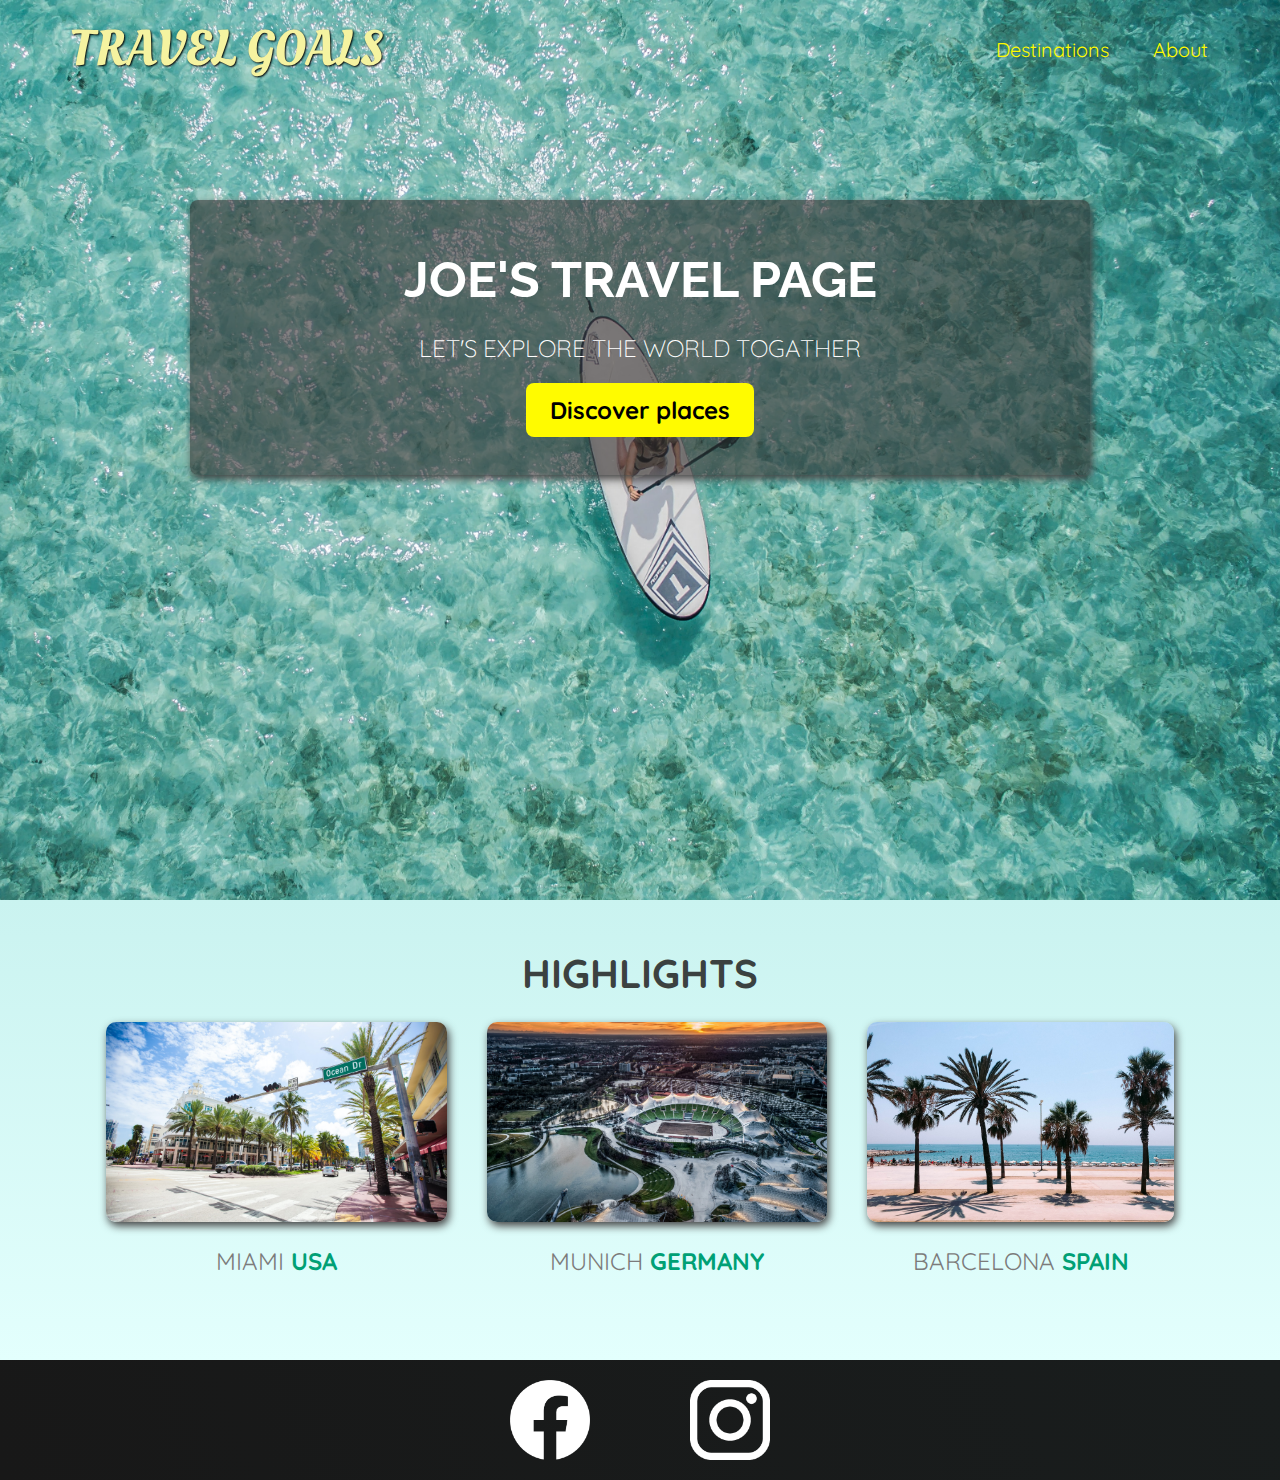
<file: index.html>
<!-- @format -->

<!DOCTYPE html>
<html lang="en">
  <head>
    <meta charset="UTF-8" />
    <meta http-equiv="X-UA-Compatible" content="IE=edge" />
    <meta name="viewport" content="width=device-width, initial-scale=1.0" />
    <title>Travel Goals</title>
    <link
      href="https://fonts.googleapis.com/css2?family=Raleway:wght@700&family=Oleo+Script:wght@700&family=Quicksand:wght@300;500&display=swap"
      rel="stylesheet"
    />
    <link rel="stylesheet" href="/style/shared.css" />
    <link rel="stylesheet" href="/style/style.css" />
  </head>
  <body>
    <header>
      <div id="page-logo">
        <a href="/index.html">Travel Goals</a>
      </div>
      <nav>
        <ul>
          <li><a href="/places.html">Destinations</a></li>
          <li><a href="">About</a></li>
        </ul>
      </nav>
    </header>
    <main>
      <section id="hero">
        <div id="hero-content">
          <h1>Joe's Travel Page</h1>
          <p>Let's explore the world togather</p>
          <a href="/places.html">Discover places</a>
        </div>
      </section>
      <section id="highlight">
        <h2>Highlights</h2>
        <ul id="destinations">
          <li class="destination">
            <img
              src="/images/icons/p;aces/miami.jpg"
              alt="Miami streets on sunny day"
            />
            <p>Miami <strong>USA</strong></p>
          </li>
          <li class="destination">
            <img
              src="/images/icons/p;aces/munich.jpg"
              alt="Munich footbal stadion in winter"
            />
            <p>Munich <strong>Germany</strong></p>
          </li>
          <li class="destination">
            <img src="/images/icons/p;aces/barcelona.jpg" alt="Barcelona" />
            <p>Barcelona <strong>Spain</strong></p>
          </li>
        </ul>
      </section>
    </main>
    <footer>
      <ul>
        <li>
          <a href="https://www.facebook.com" target="_blank"
            ><img src="/images/icons/p;aces/facebook.png" alt="Facebook logo"
          /></a>
        </li>
        <li>
          <a href="https://www.instagram.com" target="_blank"
            ><img src="/images/icons/p;aces/insta.png" alt="instagram logo"
          /></a>
        </li>
      </ul>
    </footer>
  </body>
</html>
</file>
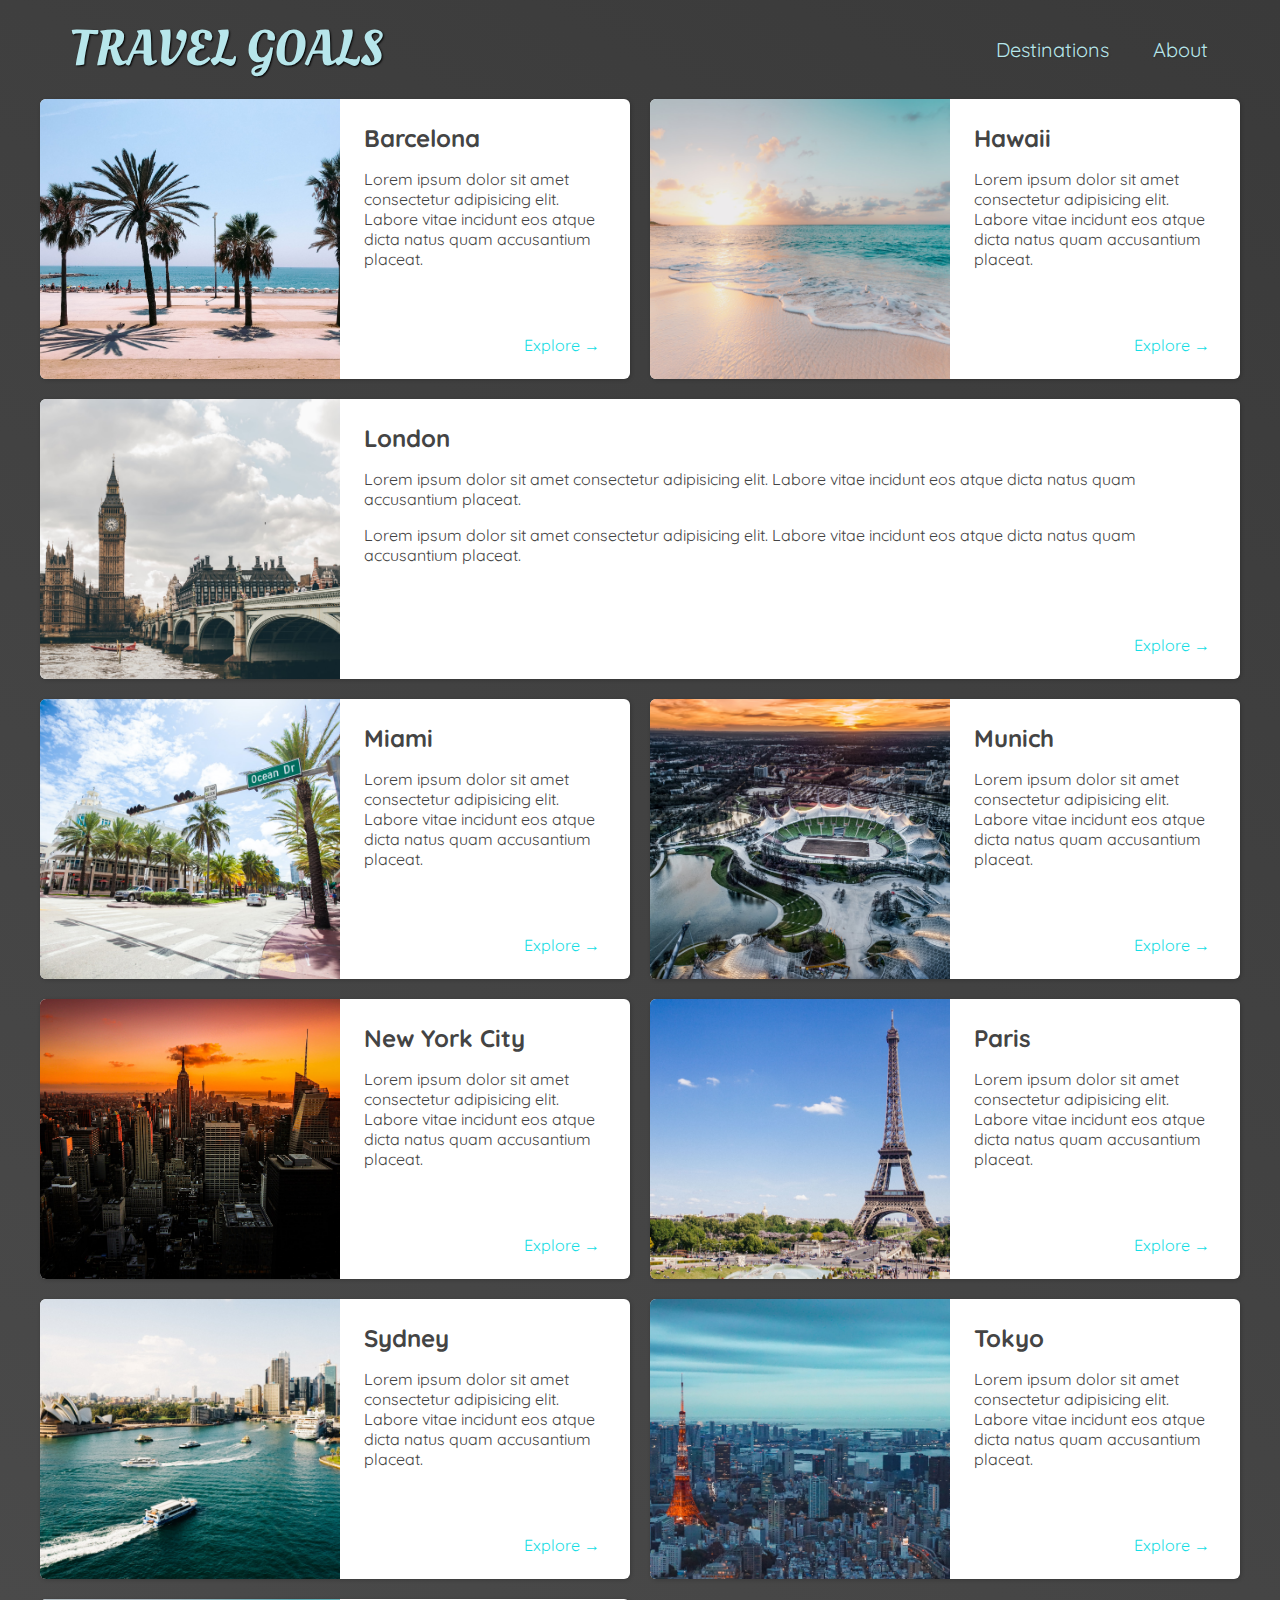
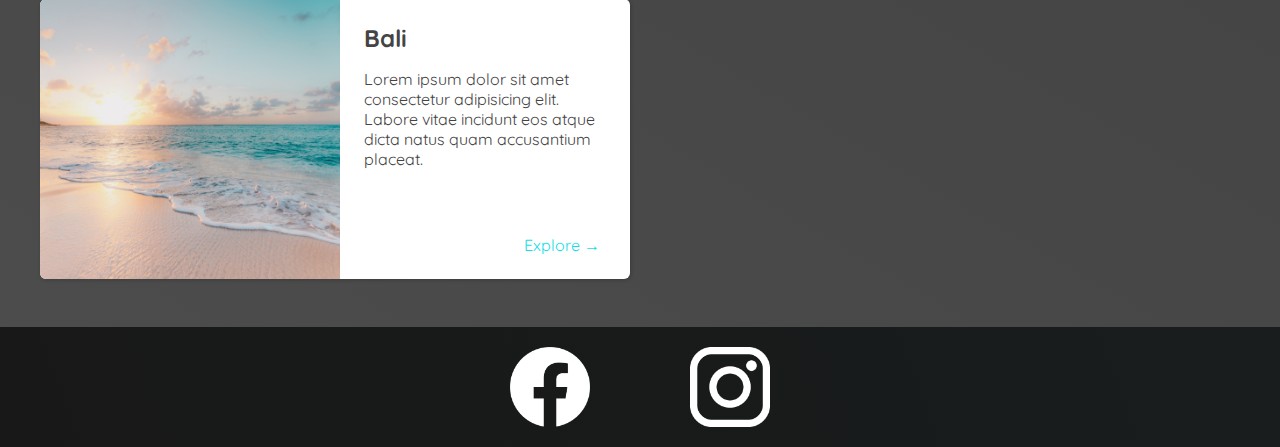
<file: places.html>
<!-- @format -->

<!DOCTYPE html>
<html lang="en">
  <head>
    <meta charset="UTF-8" />
    <meta http-equiv="X-UA-Compatible" content="IE=edge" />
    <meta name="viewport" content="width=device-width, initial-scale=1.0" />
    <title>Travel Goals</title>
    <link
      href="https://fonts.googleapis.com/css2?family=Raleway:wght@700&family=Oleo+Script:wght@700&family=Quicksand:wght@300;500&display=swap"
      rel="stylesheet"
    />
    <link rel="stylesheet" href="/style/shared.css" />
    <link rel="stylesheet" href="/style/places.css" />
  </head>
  <body>
    <header>
      <div id="page-logo">
        <a href="/index.html">Travel Goals</a>
      </div>
      <nav>
        <ul>
          <li><a href="/places.html">Destinations</a></li>
          <li><a href="">About</a></li>
        </ul>
      </nav>
    </header>
    <main>
        <ul>
            <li>
              <img src="images/icons/p;aces/barcelona.jpg" alt="City of Barcelona" />
              <div class="item-content">
                <div>
                  <h2>Barcelona</h2>
                  <p>
                    Lorem ipsum dolor sit amet consectetur adipisicing elit. Labore
                    vitae incidunt eos atque dicta natus quam accusantium placeat.
                  </p>
                </div>
                <div class="actions">
                  <a href="https://en.wikipedia.org/wiki/Barcelona">Explore &#x2192</a>
                </div>
              </div>
            </li>
            <li>
              <img src="images/icons/p;aces/hawaii.jpg" alt="Hawaii beach" />
              <div class="item-content">
                <div>
                  <h2>Hawaii</h2>
                  <p>
                    Lorem ipsum dolor sit amet consectetur adipisicing elit. Labore
                    vitae incidunt eos atque dicta natus quam accusantium placeat.
                  </p>
                </div>
                <div class="actions">
                  <a href="hhttps://en.wikipedia.org/wiki/Hawaii">Explore &#x2192</a>
                </div>
              </div>
            </li>
            <li>
              <img src="images/icons/p;aces/london.jpg" alt="London city" />
              <div class="item-content">
                <div>
                  <h2>London</h2>
                  <p>
                    Lorem ipsum dolor sit amet consectetur adipisicing elit. Labore
                    vitae incidunt eos atque dicta natus quam accusantium placeat.
                  </p>
                  <p>
                    Lorem ipsum dolor sit amet consectetur adipisicing elit. Labore
                    vitae incidunt eos atque dicta natus quam accusantium placeat.
                  </p>
                </div>
                <div class="actions">
                  <a href="https://en.wikipedia.org/wiki/London">Explore &#x2192</a>
                </div>
              </div>
            </li>
            <li>
              <img src="images/icons/p;aces/miami.jpg" alt="Miami streets" />
              <div class="item-content">
                <div>
                  <h2>Miami</h2>
                  <p>
                    Lorem ipsum dolor sit amet consectetur adipisicing elit. Labore
                    vitae incidunt eos atque dicta natus quam accusantium placeat.
                  </p>
                </div>
                <div class="actions">
                  <a href="https://en.wikipedia.org/wiki/Miami">Explore &#x2192</a>
                </div>
              </div>
            </li>
            <li>
              <img src="images/icons/p;aces/munich.jpg" alt="Munich football stadium" />
              <div class="item-content">
                <div>
                  <h2>Munich</h2>
                  <p>
                    Lorem ipsum dolor sit amet consectetur adipisicing elit. Labore
                    vitae incidunt eos atque dicta natus quam accusantium placeat.
                  </p>
                </div>
                <div class="actions">
                  <a href="https://en.wikipedia.org/wiki/Munich">Explore &#x2192</a>
                </div>
              </div>
            </li>
            <li>
              <img src="images/icons/p;aces/new-york-city.jpg" alt="New York City skyline" />
              <div class="item-content">
                <div>
                  <h2>New York City</h2>
                  <p>
                    Lorem ipsum dolor sit amet consectetur adipisicing elit. Labore
                    vitae incidunt eos atque dicta natus quam accusantium placeat.
                  </p>
                </div>
                <div class="actions">
                  <a href="https://en.wikipedia.org/wiki/New_York_City"
                    >Explore &#x2192</a
                  >
                </div>
              </div>
            </li>
            <li>
              <img src="images/icons/p;aces/paris.jpg" alt="Paris city" />
              <div class="item-content">
                <div>
                  <h2>Paris</h2>
                  <p>
                    Lorem ipsum dolor sit amet consectetur adipisicing elit. Labore
                    vitae incidunt eos atque dicta natus quam accusantium placeat.
                  </p>
                </div>
                <div class="actions">
                  <a href="https://en.wikipedia.org/wiki/Paris">Explore &#x2192</a>
                </div>
              </div>
            </li>
            <li>
              <img src="images/icons/p;aces/sydney.jpg" alt="Sydney beach" />
              <div class="item-content">
                <div>
                  <h2>Sydney</h2>
                  <p>
                    Lorem ipsum dolor sit amet consectetur adipisicing elit. Labore
                    vitae incidunt eos atque dicta natus quam accusantium placeat.
                  </p>
                </div>
                <div class="actions">
                  <a href="https://en.wikipedia.org/wiki/Sydney">Explore &#x2192</a>
                </div>
              </div>
            </li>
            <li>
              <img src="/images/icons/p;aces/tokyo.jpg" alt="Tokyo skyline" />
              <div class="item-content">
                <div>
                  <h2>Tokyo</h2>
                  <p>
                    Lorem ipsum dolor sit amet consectetur adipisicing elit. Labore
                    vitae incidunt eos atque dicta natus quam accusantium placeat.
                  </p>
                </div>
                <div class="actions">
                  <a href="https://en.wikipedia.org/wiki/Tokyo">Explore &#x2192</a>
                </div>
              </div>
            </li>
            <li>
              <img src="images/icons/p;aces/hawaii.jpg" alt="Bali beach" />
              <div class="item-content">
                <div>
                  <h2>Bali</h2>
                  <p>
                    Lorem ipsum dolor sit amet consectetur adipisicing elit. Labore
                    vitae incidunt eos atque dicta natus quam accusantium placeat.
                  </p>
                </div>
                <div class="actions">
                  <a href="https://en.wikipedia.org/wiki/Bali">Explore &#x2192</a>
                </div>
              </div>
            </li>
          </ul>
    </main>
  </body>
</html>
<footer>
    <ul>
      <li>
        <a href="https://www.facebook.com" target="_blank"
          ><img src="/images/icons/p;aces/facebook.png" alt="Facebook logo"
        /></a>
      </li>
      <li>
        <a href="https://www.instagram.com" target="_blank"
          ><img src="/images/icons/p;aces/insta.png" alt="instagram logo"
        /></a>
      </li>
    </ul>
  </footer>
</body>
</html>
</file>
<file: style/shared.css>
/** @format */

body {
  font-family: "Quicksand", sans-serif;
  margin: 0;
}
header {
  display: flex;
  justify-content: space-between;
  align-items: center;
  padding: 15px 60px;
  position: absolute;
  width: 100%;
  top: 0;
  left: 0;
  box-sizing: border-box;
}
#page-logo a {
  padding: 10px;
  font-family: "Oleo Script", sans-serif;
  color: rgb(245, 243, 160);
  font-size: 50px;
  text-decoration: none;
  text-transform: uppercase;
  text-shadow: 1px 1px 2px rgb(0, 0, 0);
}
ul {
  list-style: none;
  margin: 0;
  padding: 0;
}
header ul {
  display: flex;
}
header li {
  margin-left: 20px;
}
header nav a {
  color: rgb(255, 251, 0);
  text-decoration: none;
  font-size: 20px;
  padding: 12px;
  text-shadow: 1px 1px 2px rgba(0, 0, 0, 0.2);
  border-radius: 6px;
}
header nav a:hover {
  color: rgb(77, 77, 77);
  background-color: rgb(255, 251, 0);
}
footer {
  padding: 20px 0;
  background: linear-gradient(70deg, rgb(24, 24, 24), rgb(25, 29, 29));
}
footer ul {
  display: flex;
  justify-content: center;
}
footer li {
  width: 80px;
  height: 80px;
  margin: 0 50px;
}
footer img {
  width: 100%;
  height: 100%;
}
</file>
<file: style/style.css>
/** @format */

#hero {
  height: 800px;
  background-image: url("/images/icons/p;aces/ocean.jpg");
  background-position: center;
  background-size: cover;
  height: 100vh;
}
#hero-content {
  width: 900px;
  background-color: rgba(51, 47, 47, 0.6);
  box-shadow: 2px 4px 8px rgb(68, 67, 67);
  border-radius: 8px;
  text-align: center;
  padding: 50px 0;
  margin: 0 auto;
  position: relative;
  top: 200px;
}
#hero-content h1 {
  color: white;
  text-transform: uppercase;
  font-size: 50px;
  font-family: "Raleway", sans-serif;
  margin: 0;
}
#hero-content p {
  color: white;
  text-transform: uppercase;
  font-size: 24px;
  font-weight: 300;
  margin-bottom: 32px;
}
#hero-content a {
  text-decoration: none;
  background-color: rgb(255, 251, 0);
  padding: 12px 24px;
  color: black;
  font-size: 24px;
  font-weight: bold;
  border-radius: 8px;
  box-shadow: 2px 4px 8pz rgb(68, 67, 67);
}
#hero-content a:hover {
  background-color: rgb(255, 238, 0);
}
#highlight {
  padding: 24px;
  background: linear-gradient(0deg, rgb(227, 255, 253), rgb(202, 243, 240));
}
#highlight h2 {
  text-transform: uppercase;
  text-align: center;
  font-size: 40px;
  color: rgb(59, 65, 64);
  margin: 24px 0;
}
#destinations {
  display: flex;
  width: 90%;
  margin: auto;
  margin-bottom: 40px;
}
.destination {
  margin: 0 20px;
  flex-grow: 1;
  text-transform: uppercase;
}
.destination p {
  text-align: center;
  font-size: 24px;
  color: rgb(124, 123, 123);
  margin: 20px 0;
}
.destination img {
  height: 200px;
  width: 100%;
  box-shadow: 2px 4px 8px rgb(68, 67, 67);
  border-radius: 10px;
  object-fit: cover;
}
.destination strong {
  color: rgb(0, 160, 117);
}
</file>
<file: style/places.css>
/** @format */
body {
  background: linear-gradient(30deg, rgb(77, 77, 77), rgb(58, 58, 58));
  color: rgb(68, 68, 68);
}
#page-logo a {
  color: rgb(183, 230, 235);
}
header {
  position: static;
}
header nav a {
  color: rgb(183, 230, 235);
}
header nav a:hover {
  background-color: rgb(183, 230, 235);
  color: rgb(59, 59, 59);
}
main ul {
  width: 1200px;
  margin: 0px auto 48px auto;
  display: grid;
  grid-template-columns: 1fr 1fr;
  gap: 20px 20px;
}
main li:nth-of-type(3) {
  grid-column: 1/3;
}
main li {
  display: flex;
  background-color: white;
  box-shadow: 1px 1px 4px rgba(0, 0, 0, 0.2);
  border-radius: 6px;
  overflow: hidden;
}
main li img {
  width: 300px;
  height: 280px;
  object-fit: cover;
}
.item-content {
  padding: 24px;
  display: flex;
  flex-direction: column;
  justify-content: space-between;
}
.item-content h2 {
  margin: 0;
}
.actions {
  text-align: right;
}
.actions a {
  text-decoration: none;
  color: rgb(22, 221, 228);
  padding: 6px;
  border-radius: 5px;
}
.actions a:hover {
  background-color: rgb(235, 253, 255);
}
</file>
